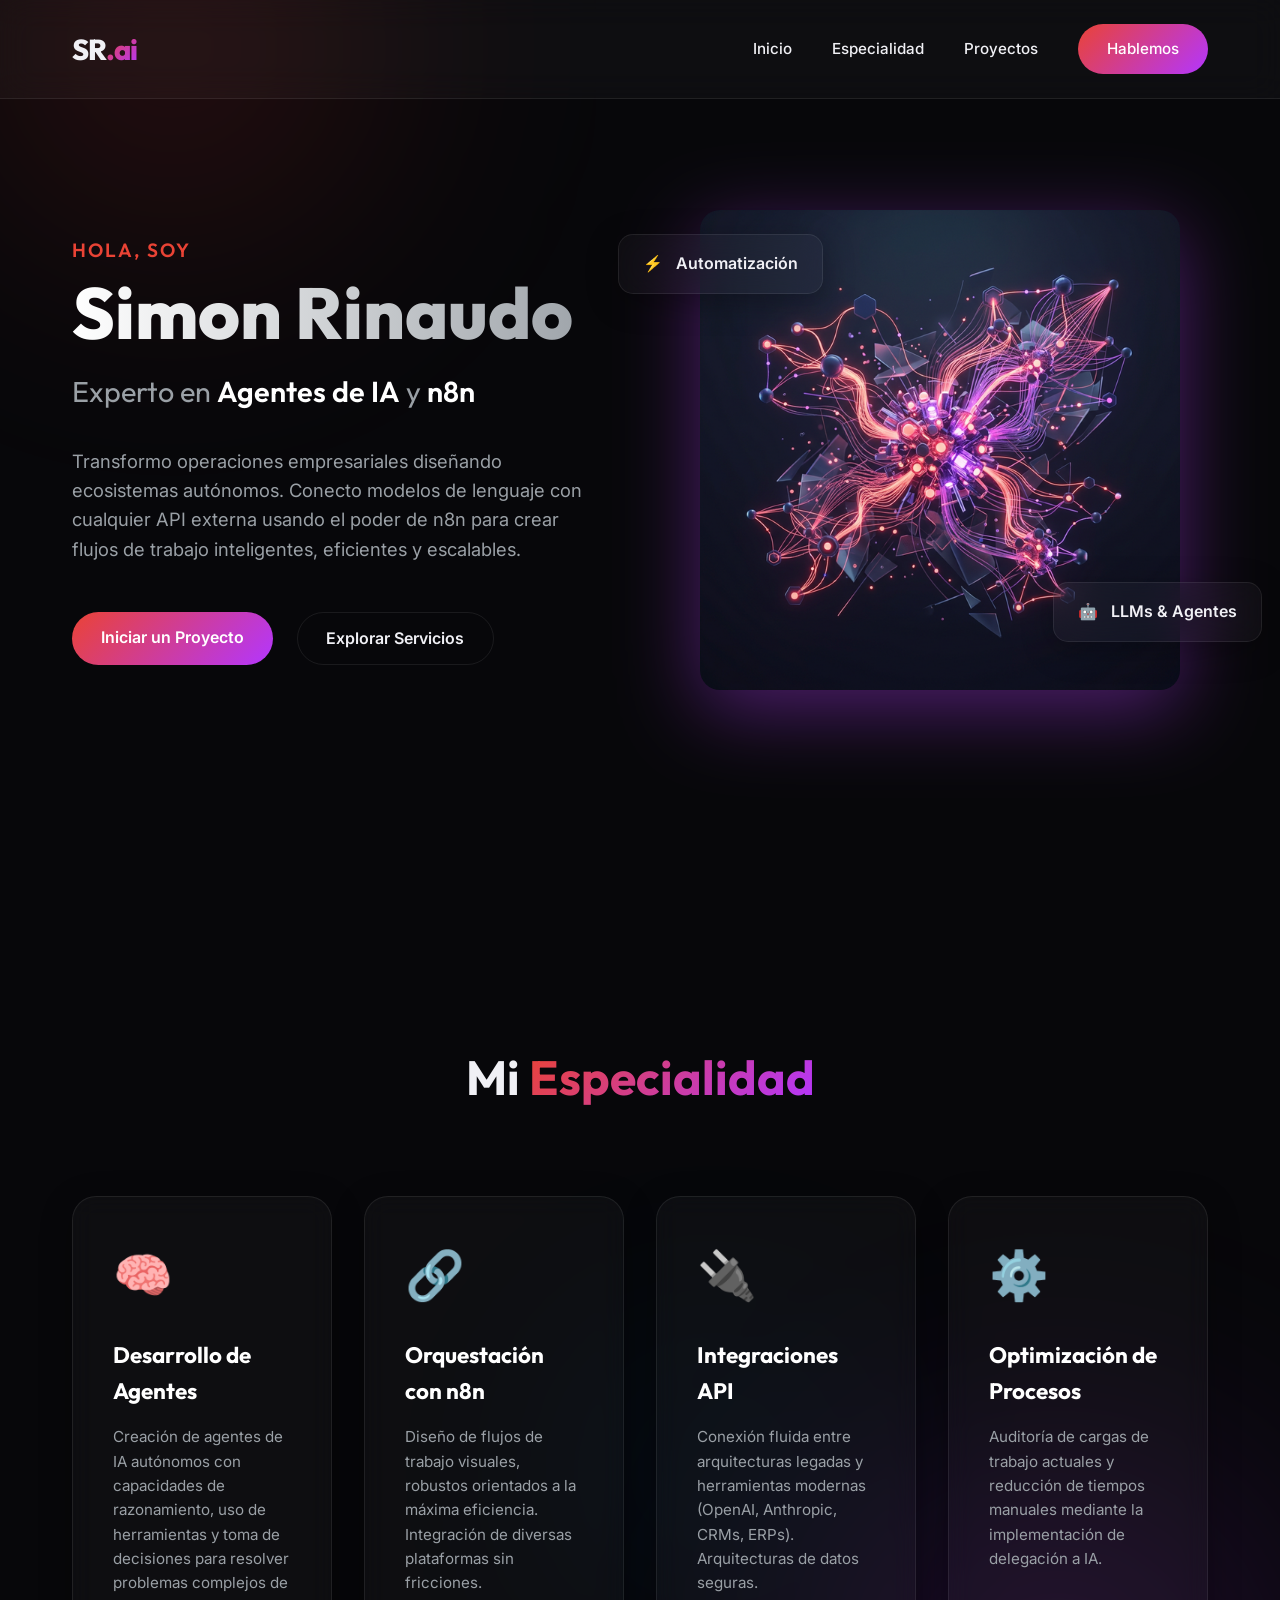
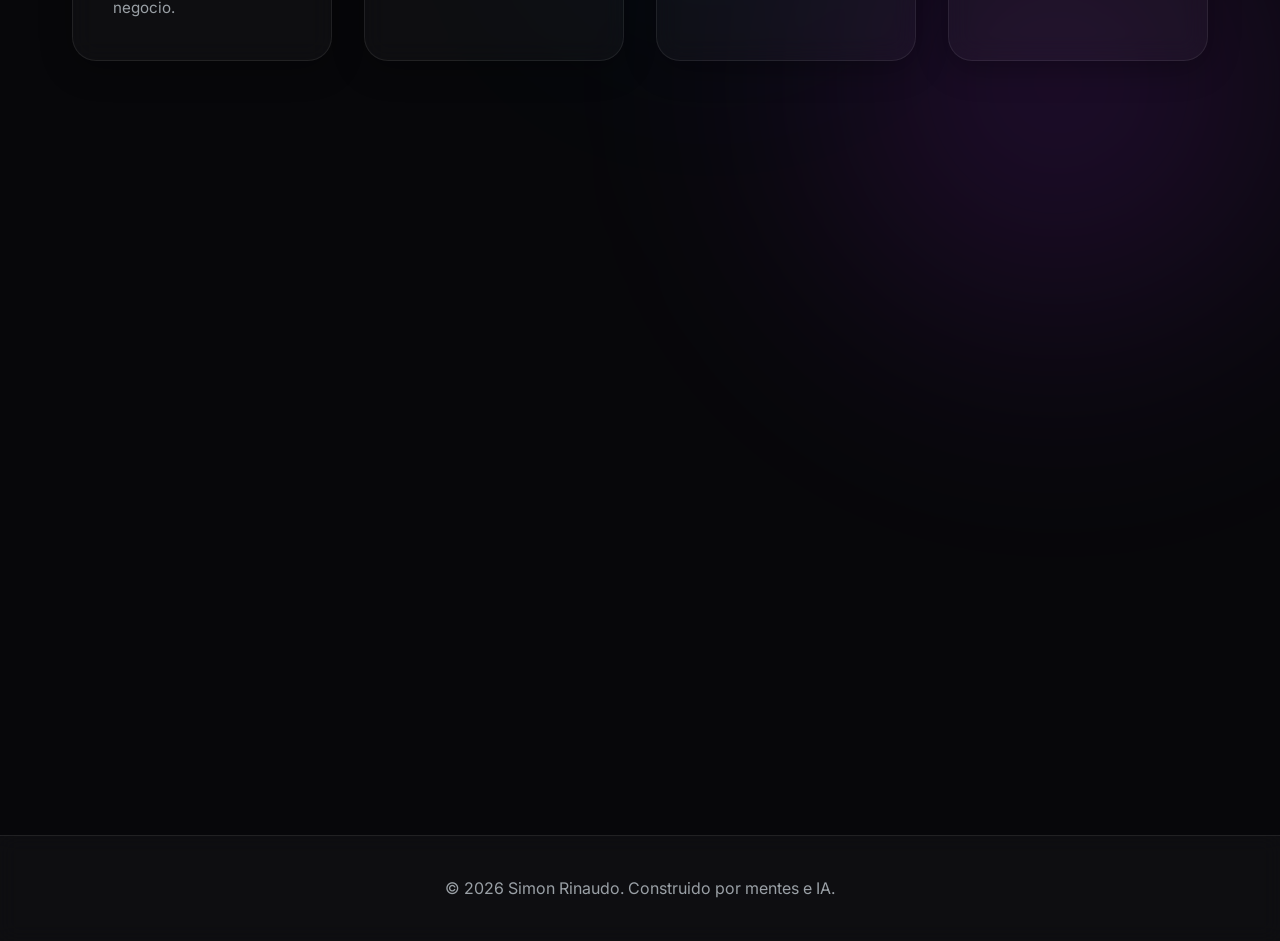
<file: simon-portfolio/index.html>
<!DOCTYPE html>
<html lang="es">

<head>
    <meta charset="UTF-8">
    <meta name="viewport" content="width=device-width, initial-scale=1.0">
    <title>Simon Rinaudo | Experto en IA y n8n</title>
    <meta name="description"
        content="Portfolio de Simon Rinaudo, experto en la creación de agentes de IA y flujos de automatización avanzada con n8n.">
    <link rel="preconnect" href="https://fonts.googleapis.com">
    <link rel="preconnect" href="https://fonts.gstatic.com" crossorigin>
    <link
        href="https://fonts.googleapis.com/css2?family=Outfit:wght@300;400;600;800&family=Inter:wght@400;500;600&display=swap"
        rel="stylesheet">
    <link rel="stylesheet" href="styles.css">
</head>

<body>
    <!-- Fondos dinámicos / Glassmorphism Orbs -->
    <div class="blob blob-1"></div>
    <div class="blob blob-2"></div>
    <div class="blob blob-3"></div>

    <!-- Navegación -->
    <nav class="navbar glass">
        <div class="nav-content">
            <div class="logo">SR<span>.ai</span></div>
            <ul class="nav-links">
                <li><a href="#home">Inicio</a></li>
                <li><a href="#expertise">Especialidad</a></li>
                <li><a href="#projects">Proyectos</a></li>
                <li><a href="#contact" class="btn-primary">Hablemos</a></li>
            </ul>
        </div>
    </nav>

    <!-- Contenido Principal -->
    <main>
        <!-- Sección Hero -->
        <section id="home" class="hero">
            <div class="hero-content">
                <h2 class="greeting">Hola, soy</h2>
                <h1 class="name">Simon Rinaudo</h1>
                <h3 class="title">Experto en <span>Agentes de IA</span> y <span>n8n</span></h3>
                <p class="description">
                    Transformo operaciones empresariales diseñando ecosistemas autónomos.
                    Conecto modelos de lenguaje con cualquier API externa usando el poder de n8n para crear flujos de
                    trabajo inteligentes, eficientes y escalables.
                </p>
                <div class="hero-actions">
                    <a href="#contact" class="btn-primary glow-effect">Iniciar un Proyecto</a>
                    <a href="#expertise" class="btn-secondary">Explorar Servicios</a>
                </div>
            </div>
            <div class="hero-image-wrapper">
                <img id="hero-img" src="./assets/ai_nodes.png" alt="Visualización de Nodos y Agentes AI"
                    class="floating">
                <div class="glass-badge badge-1">
                    <span class="icon">⚡</span> Automatización
                </div>
                <div class="glass-badge badge-2">
                    <span class="icon">🤖</span> LLMs & Agentes
                </div>
            </div>
        </section>

        <!-- Sección de Especialidad -->
        <section id="expertise" class="expertise">
            <h2 class="section-title">Mi <span>Especialidad</span></h2>
            <div class="cards-grid">
                <div class="glass-card reveal">
                    <div class="card-icon">🧠</div>
                    <h3>Desarrollo de Agentes</h3>
                    <p>Creación de agentes de IA autónomos con capacidades de razonamiento, uso de herramientas y toma
                        de decisiones para resolver problemas complejos de negocio.</p>
                </div>
                <div class="glass-card reveal">
                    <div class="card-icon">🔗</div>
                    <h3>Orquestación con n8n</h3>
                    <p>Diseño de flujos de trabajo visuales, robustos orientados a la máxima eficiencia. Integración de
                        diversas plataformas sin fricciones.</p>
                </div>
                <div class="glass-card reveal">
                    <div class="card-icon">🔌</div>
                    <h3>Integraciones API</h3>
                    <p>Conexión fluida entre arquitecturas legadas y herramientas modernas (OpenAI, Anthropic, CRMs,
                        ERPs). Arquitecturas de datos seguras.</p>
                </div>
                <div class="glass-card reveal">
                    <div class="card-icon">⚙️</div>
                    <h3>Optimización de Procesos</h3>
                    <p>Auditoría de cargas de trabajo actuales y reducción de tiempos manuales mediante la
                        implementación de delegación a IA.</p>
                </div>
            </div>
        </section>

        <!-- Call to Action Banner -->
        <section id="contact" class="cta-section reveal">
            <div class="glass-promo">
                <h2>¿Listo para integrar <span>Inteligencia Artificial</span> en tu empresa?</h2>
                <p>Agenda una consulta gratuita de 30 minutos para descubrir cómo los Agentes IA pueden optimizar tus
                    operaciones diarias.</p>
                <a href="#" class="btn-primary glow-effect pulse">Agendar Llamada</a>
            </div>
        </section>
    </main>

    <!-- Footer -->
    <footer class="glass-footer">
        <p>&copy; 2026 Simon Rinaudo. Construido por mentes e IA.</p>
    </footer>

    <script src="script.js"></script>
</body>

</html>
</file>
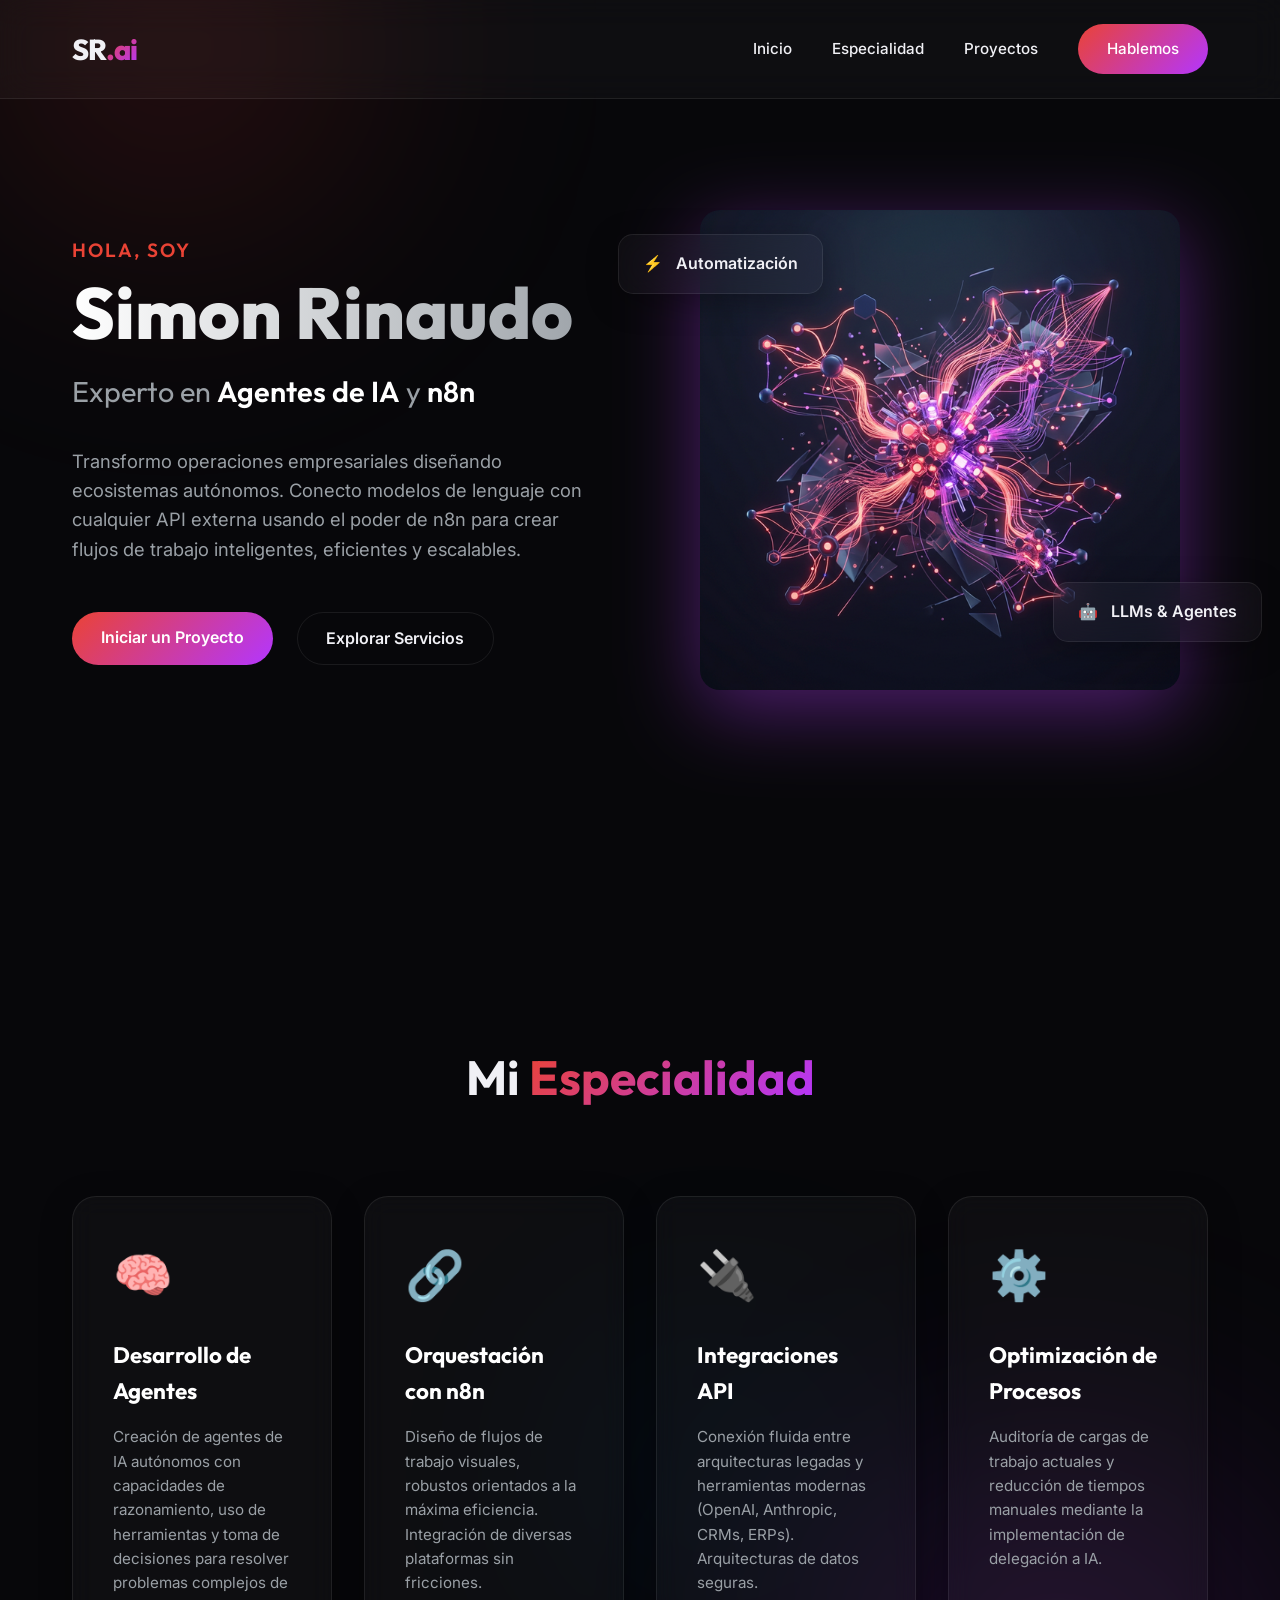
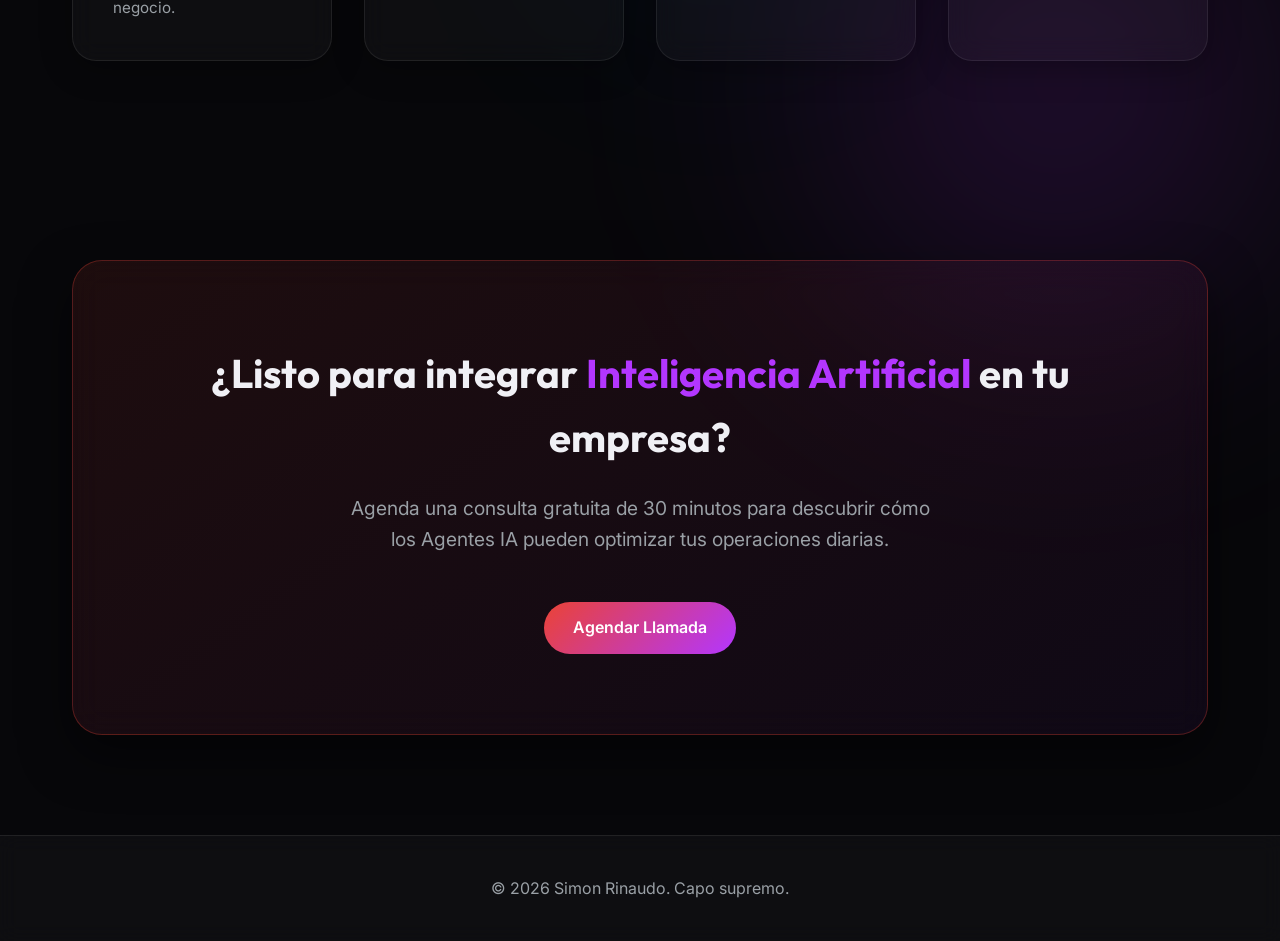
<file: src/index.html>
<!DOCTYPE html>
<html lang="es">

<head>
    <meta charset="UTF-8">
    <meta name="viewport" content="width=device-width, initial-scale=1.0">
    <title>Simon Rinaudo | Experto en IA y n8n</title>
    <meta name="description"
        content="Portfolio de Simon Rinaudo, experto en la creación de agentes de IA y flujos de automatización avanzada con n8n.">
    <link rel="preconnect" href="https://fonts.googleapis.com">
    <link rel="preconnect" href="https://fonts.gstatic.com" crossorigin>
    <link
        href="https://fonts.googleapis.com/css2?family=Outfit:wght@300;400;600;800&family=Inter:wght@400;500;600&display=swap"
        rel="stylesheet">
    <link rel="stylesheet" href="styles.css">
</head>

<body>
    <!-- Fondos dinámicos / Glassmorphism Orbs -->
    <div class="blob blob-1"></div>
    <div class="blob blob-2"></div>
    <div class="blob blob-3"></div>

    <!-- Navegación -->
    <nav class="navbar glass">
        <div class="nav-content">
            <div class="logo">SR<span>.ai</span></div>
            <ul class="nav-links">
                <li><a href="#home">Inicio</a></li>
                <li><a href="#expertise">Especialidad</a></li>
                <li><a href="#projects">Proyectos</a></li>
                <li><a href="#contact" class="btn-primary">Hablemos</a></li>
            </ul>
        </div>
    </nav>

    <!-- Contenido Principal -->
    <main>
        <!-- Sección Hero -->
        <section id="home" class="hero">
            <div class="hero-content">
                <h2 class="greeting">Hola, soy</h2>
                <h1 class="name">Simon Rinaudo</h1>
                <h3 class="title">Experto en <span>Agentes de IA</span> y <span>n8n</span></h3>
                <p class="description">
                    Transformo operaciones empresariales diseñando ecosistemas autónomos.
                    Conecto modelos de lenguaje con cualquier API externa usando el poder de n8n para crear flujos de
                    trabajo inteligentes, eficientes y escalables.
                </p>
                <div class="hero-actions">
                    <a href="#contact" class="btn-primary glow-effect">Iniciar un Proyecto</a>
                    <a href="#expertise" class="btn-secondary">Explorar Servicios</a>
                </div>
            </div>
            <div class="hero-image-wrapper">
                <img id="hero-img" src="./assets/ai_nodes.png" alt="Visualización de Nodos y Agentes AI"
                    class="floating">
                <div class="glass-badge badge-1">
                    <span class="icon">⚡</span> Automatización
                </div>
                <div class="glass-badge badge-2">
                    <span class="icon">🤖</span> LLMs & Agentes
                </div>
            </div>
        </section>

        <!-- Sección de Especialidad -->
        <section id="expertise" class="expertise">
            <h2 class="section-title">Mi <span>Especialidad</span></h2>
            <div class="cards-grid">
                <div class="glass-card reveal">
                    <div class="card-icon">🧠</div>
                    <h3>Desarrollo de Agentes</h3>
                    <p>Creación de agentes de IA autónomos con capacidades de razonamiento, uso de herramientas y toma
                        de decisiones para resolver problemas complejos de negocio.</p>
                </div>
                <div class="glass-card reveal">
                    <div class="card-icon">🔗</div>
                    <h3>Orquestación con n8n</h3>
                    <p>Diseño de flujos de trabajo visuales, robustos orientados a la máxima eficiencia. Integración de
                        diversas plataformas sin fricciones.</p>
                </div>
                <div class="glass-card reveal">
                    <div class="card-icon">🔌</div>
                    <h3>Integraciones API</h3>
                    <p>Conexión fluida entre arquitecturas legadas y herramientas modernas (OpenAI, Anthropic, CRMs,
                        ERPs). Arquitecturas de datos seguras.</p>
                </div>
                <div class="glass-card reveal">
                    <div class="card-icon">⚙️</div>
                    <h3>Optimización de Procesos</h3>
                    <p>Auditoría de cargas de trabajo actuales y reducción de tiempos manuales mediante la
                        implementación de delegación a IA.</p>
                </div>
            </div>
        </section>

        <!-- Call to Action Banner -->
        <section id="contact" class="cta-section reveal">
            <div class="glass-promo">
                <h2>¿Listo para integrar <span>Inteligencia Artificial</span> en tu empresa?</h2>
                <p>Agenda una consulta gratuita de 30 minutos para descubrir cómo los Agentes IA pueden optimizar tus
                    operaciones diarias.</p>
                <a href="#" class="btn-primary glow-effect pulse">Agendar Llamada</a>
            </div>
        </section>
    </main>

    <!-- Footer -->
    <footer class="glass-footer">
        <p>&copy; 2026 Simon Rinaudo. Capo supremo.</p>
    </footer>

    <script src="script.js"></script>
</body>

</html>
</file>
<file: simon-portfolio/styles.css>
:root {
    /* Paleta de colores Dark Theme + Neon Coral/Purple */
    --bg-dark: #07070a;
    --text-main: #f0f0f5;
    --text-muted: #9aa0a6;
    --primary: #ea4335;
    /* Coral característico de n8n */
    --primary-glow: rgba(234, 67, 53, 0.4);
    --accent: #b336ff;
    /* Violeta tech/IA */
    --accent-glow: rgba(179, 54, 255, 0.4);

    /* Variables de Glassmorphism */
    --glass-bg: rgba(255, 255, 255, 0.03);
    --glass-border: rgba(255, 255, 255, 0.08);
    --glass-shadow: 0 8px 32px 0 rgba(0, 0, 0, 0.3);
}

/* Reset y Base */
* {
    margin: 0;
    padding: 0;
    box-sizing: border-box;
}

body {
    font-family: 'Inter', sans-serif;
    background-color: var(--bg-dark);
    color: var(--text-main);
    line-height: 1.6;
    overflow-x: hidden;
    position: relative;
    scroll-behavior: smooth;
}

h1,
h2,
h3,
.logo {
    font-family: 'Outfit', sans-serif;
}

/* Background animated blobs para estética premium */
.blob {
    position: absolute;
    border-radius: 50%;
    filter: blur(120px);
    z-index: -1;
    opacity: 0.5;
    animation: drift 20s infinite ease-in-out alternate;
}

.blob-1 {
    top: -10%;
    left: -10%;
    width: 600px;
    height: 600px;
    background: radial-gradient(circle, var(--primary-glow), transparent 70%);
}

.blob-2 {
    bottom: 20%;
    right: -10%;
    width: 700px;
    height: 700px;
    background: radial-gradient(circle, var(--accent-glow), transparent 70%);
    animation-delay: -5s;
}

.blob-3 {
    top: 50%;
    left: 40%;
    width: 400px;
    height: 400px;
    background: radial-gradient(circle, rgba(0, 153, 255, 0.2), transparent 70%);
    animation-duration: 25s;
}

/* Navegación Glassmorphism */
.navbar {
    position: fixed;
    top: 0;
    width: 100%;
    padding: 1.5rem 0;
    z-index: 1000;
    transition: all 0.3s ease;
}

.glass {
    background: var(--glass-bg);
    backdrop-filter: blur(16px);
    -webkit-backdrop-filter: blur(16px);
    border-bottom: 1px solid var(--glass-border);
}

.nav-content {
    max-width: 1200px;
    margin: 0 auto;
    display: flex;
    justify-content: space-between;
    align-items: center;
    padding: 0 2rem;
}

.logo {
    font-size: 1.8rem;
    font-weight: 800;
    letter-spacing: -1px;
}

.logo span {
    background: linear-gradient(135deg, var(--primary), var(--accent));
    -webkit-background-clip: text;
    background-clip: text;
    -webkit-text-fill-color: transparent;
}

.nav-links {
    display: flex;
    list-style: none;
    gap: 2.5rem;
    align-items: center;
}

.nav-links a {
    color: var(--text-main);
    text-decoration: none;
    font-weight: 500;
    font-size: 0.95rem;
    transition: color 0.3s ease;
}

.nav-links a:hover {
    color: var(--primary);
}

/* Botones con Micro-Interacciones */
.btn-primary {
    background: linear-gradient(135deg, var(--primary), var(--accent));
    padding: 0.8rem 1.8rem;
    border-radius: 50px;
    color: white !important;
    font-weight: 600;
    transition: transform 0.3s ease, box-shadow 0.3s ease;
    border: none;
    cursor: pointer;
    display: inline-block;
    text-decoration: none;
}

.glow-effect:hover {
    transform: translateY(-3px);
    box-shadow: 0 10px 25px var(--accent-glow);
}

.btn-secondary {
    background: transparent;
    padding: 0.8rem 1.8rem;
    border-radius: 50px;
    color: var(--text-main);
    font-weight: 600;
    border: 1px solid var(--glass-border);
    transition: all 0.3s ease;
    text-decoration: none;
    display: inline-block;
}

.btn-secondary:hover {
    background: var(--glass-bg);
    border-color: var(--text-main);
}

/* Layout Core */
main {
    max-width: 1200px;
    margin: 0 auto;
    padding: 0 2rem;
}

section {
    min-height: 100vh;
    display: flex;
    flex-direction: column;
    justify-content: center;
    padding: 120px 0;
}

/* Sección Hero */
.hero {
    flex-direction: row;
    align-items: center;
    gap: 4rem;
}

.hero-content {
    flex: 1;
}

.greeting {
    font-size: 1.2rem;
    color: var(--primary);
    font-weight: 600;
    margin-bottom: 0.5rem;
    text-transform: uppercase;
    letter-spacing: 2px;
}

.name {
    font-size: 4.5rem;
    font-weight: 800;
    line-height: 1.1;
    margin-bottom: 1rem;
    background: linear-gradient(to right, #fff, #9aa0a6);
    -webkit-background-clip: text;
    -webkit-text-fill-color: transparent;
}

.title {
    font-size: 1.8rem;
    font-weight: 400;
    color: var(--text-muted);
    margin-bottom: 2rem;
}

.title span {
    color: #fff;
    font-weight: 600;
}

.description {
    font-size: 1.15rem;
    color: var(--text-muted);
    margin-bottom: 3rem;
    max-width: 540px;
}

.hero-actions {
    display: flex;
    gap: 1.5rem;
}

/* Imagen Hero y Badges Flotantes */
.hero-image-wrapper {
    flex: 1;
    position: relative;
    display: flex;
    justify-content: center;
    align-items: center;
}

.hero-image-wrapper img {
    width: 100%;
    max-width: 480px;
    border-radius: 20px;
    filter: drop-shadow(0 20px 40px var(--accent-glow));
    object-fit: cover;
    mix-blend-mode: screen;
    /* Efecto cool si la foto es oscura */
}

.floating {
    animation: floating 6s ease-in-out infinite;
}

.glass-badge {
    position: absolute;
    background: var(--glass-bg);
    backdrop-filter: blur(20px);
    -webkit-backdrop-filter: blur(20px);
    border: 1px solid var(--glass-border);
    padding: 1rem 1.5rem;
    border-radius: 15px;
    font-weight: 600;
    display: flex;
    align-items: center;
    gap: 0.8rem;
    box-shadow: var(--glass-shadow);
}

.badge-1 {
    top: 5%;
    left: -10%;
    animation: floating 5s ease-in-out infinite alternate;
}

.badge-2 {
    bottom: 10%;
    right: -10%;
    animation: floating 7s ease-in-out infinite alternate-reverse;
}

/* Sección: Especialidad */
.section-title {
    font-size: 3rem;
    text-align: center;
    margin-bottom: 5rem;
}

.section-title span {
    background: linear-gradient(135deg, var(--primary), var(--accent));
    -webkit-background-clip: text;
    -webkit-text-fill-color: transparent;
}

.cards-grid {
    display: grid;
    grid-template-columns: repeat(auto-fit, minmax(250px, 1fr));
    gap: 2rem;
}

.glass-card {
    background: var(--glass-bg);
    backdrop-filter: blur(12px);
    -webkit-backdrop-filter: blur(12px);
    border: 1px solid var(--glass-border);
    border-radius: 24px;
    padding: 2.5rem;
    transition: transform 0.4s cubic-bezier(0.175, 0.885, 0.32, 1.275), background 0.4s ease;
    box-shadow: var(--glass-shadow);
    transform-style: preserve-3d;
}

.glass-card:hover {
    background: rgba(255, 255, 255, 0.05);
    border-color: var(--primary-glow);
}

.card-icon {
    font-size: 3rem;
    margin-bottom: 1.5rem;
}

.glass-card h3 {
    font-size: 1.4rem;
    margin-bottom: 1rem;
    color: #fff;
}

.glass-card p {
    color: var(--text-muted);
    font-size: 0.95rem;
}

/* CTA Section */
.cta-section {
    min-height: auto;
    padding: 60px 0 100px 0;
}

.glass-promo {
    background: linear-gradient(145deg, rgba(234, 67, 53, 0.1), rgba(179, 54, 255, 0.05));
    backdrop-filter: blur(16px);
    border: 1px solid rgba(234, 67, 53, 0.3);
    border-radius: 30px;
    padding: 5rem 3rem;
    text-align: center;
    box-shadow: 0 20px 50px rgba(0, 0, 0, 0.5);
}

.glass-promo h2 {
    font-size: 2.5rem;
    margin-bottom: 1.5rem;
}

.glass-promo h2 span {
    color: var(--accent);
}

.glass-promo p {
    font-size: 1.2rem;
    color: var(--text-muted);
    max-width: 600px;
    margin: 0 auto 3rem auto;
}

/* Animaciones Clave (Scroll Reveal y Float) */
@keyframes drift {
    0% {
        transform: translate(0, 0) scale(1);
    }

    100% {
        transform: translate(80px, 80px) scale(1.1);
    }
}

@keyframes floating {
    0% {
        transform: translateY(0px);
    }

    50% {
        transform: translateY(-20px);
    }

    100% {
        transform: translateY(0px);
    }
}

@keyframes pulse {
    0% {
        box-shadow: 0 0 0 0 var(--primary-glow);
    }

    70% {
        box-shadow: 0 0 0 20px transparent;
    }

    100% {
        box-shadow: 0 0 0 0 transparent;
    }
}

.pulse {
    animation: pulse 2s infinite;
}

.reveal {
    opacity: 0;
    transform: translateY(60px);
    transition: all 0.8s cubic-bezier(0.5, 0, 0, 1);
}

.reveal.active {
    opacity: 1;
    transform: translateY(0);
}

/* Footer */
.glass-footer {
    text-align: center;
    padding: 2.5rem;
    color: var(--text-muted);
    border-top: 1px solid var(--glass-border);
    backdrop-filter: blur(10px);
    background: var(--glass-bg);
}

/* Responsividad General */
@media (max-width: 968px) {
    .hero {
        flex-direction: column;
        text-align: center;
        padding-top: 150px;
        gap: 3rem;
    }

    .hero-actions {
        justify-content: center;
    }

    .description {
        margin: 0 auto 3rem auto;
    }

    .nav-links {
        display: none;
        /* Implementación simple responsiva */
    }

    .badge-1,
    .badge-2 {
        transform: scale(0.8);
    }
}
</file>
<file: src/styles.css>
:root {
    /* Paleta de colores Dark Theme + Neon Coral/Purple */
    --bg-dark: #07070a;
    --text-main: #f0f0f5;
    --text-muted: #9aa0a6;
    --primary: #ea4335;
    /* Coral característico de n8n */
    --primary-glow: rgba(234, 67, 53, 0.4);
    --accent: #b336ff;
    /* Violeta tech/IA */
    --accent-glow: rgba(179, 54, 255, 0.4);

    /* Variables de Glassmorphism */
    --glass-bg: rgba(255, 255, 255, 0.03);
    --glass-border: rgba(255, 255, 255, 0.08);
    --glass-shadow: 0 8px 32px 0 rgba(0, 0, 0, 0.3);
}

/* Reset y Base */
* {
    margin: 0;
    padding: 0;
    box-sizing: border-box;
}

body {
    font-family: 'Inter', sans-serif;
    background-color: var(--bg-dark);
    color: var(--text-main);
    line-height: 1.6;
    overflow-x: hidden;
    position: relative;
    scroll-behavior: smooth;
}

h1,
h2,
h3,
.logo {
    font-family: 'Outfit', sans-serif;
}

/* Background animated blobs para estética premium */
.blob {
    position: absolute;
    border-radius: 50%;
    filter: blur(120px);
    z-index: -1;
    opacity: 0.5;
    animation: drift 20s infinite ease-in-out alternate;
}

.blob-1 {
    top: -10%;
    left: -10%;
    width: 600px;
    height: 600px;
    background: radial-gradient(circle, var(--primary-glow), transparent 70%);
}

.blob-2 {
    bottom: 20%;
    right: -10%;
    width: 700px;
    height: 700px;
    background: radial-gradient(circle, var(--accent-glow), transparent 70%);
    animation-delay: -5s;
}

.blob-3 {
    top: 50%;
    left: 40%;
    width: 400px;
    height: 400px;
    background: radial-gradient(circle, rgba(0, 153, 255, 0.2), transparent 70%);
    animation-duration: 25s;
}

/* Navegación Glassmorphism */
.navbar {
    position: fixed;
    top: 0;
    width: 100%;
    padding: 1.5rem 0;
    z-index: 1000;
    transition: all 0.3s ease;
}

.glass {
    background: var(--glass-bg);
    backdrop-filter: blur(16px);
    -webkit-backdrop-filter: blur(16px);
    border-bottom: 1px solid var(--glass-border);
}

.nav-content {
    max-width: 1200px;
    margin: 0 auto;
    display: flex;
    justify-content: space-between;
    align-items: center;
    padding: 0 2rem;
}

.logo {
    font-size: 1.8rem;
    font-weight: 800;
    letter-spacing: -1px;
}

.logo span {
    background: linear-gradient(135deg, var(--primary), var(--accent));
    -webkit-background-clip: text;
    background-clip: text;
    -webkit-text-fill-color: transparent;
}

.nav-links {
    display: flex;
    list-style: none;
    gap: 2.5rem;
    align-items: center;
}

.nav-links a {
    color: var(--text-main);
    text-decoration: none;
    font-weight: 500;
    font-size: 0.95rem;
    transition: color 0.3s ease;
}

.nav-links a:hover {
    color: var(--primary);
}

/* Botones con Micro-Interacciones */
.btn-primary {
    background: linear-gradient(135deg, var(--primary), var(--accent));
    padding: 0.8rem 1.8rem;
    border-radius: 50px;
    color: white !important;
    font-weight: 600;
    transition: transform 0.3s ease, box-shadow 0.3s ease;
    border: none;
    cursor: pointer;
    display: inline-block;
    text-decoration: none;
}

.glow-effect:hover {
    transform: translateY(-3px);
    box-shadow: 0 10px 25px var(--accent-glow);
}

.btn-secondary {
    background: transparent;
    padding: 0.8rem 1.8rem;
    border-radius: 50px;
    color: var(--text-main);
    font-weight: 600;
    border: 1px solid var(--glass-border);
    transition: all 0.3s ease;
    text-decoration: none;
    display: inline-block;
}

.btn-secondary:hover {
    background: var(--glass-bg);
    border-color: var(--text-main);
}

/* Layout Core */
main {
    max-width: 1200px;
    margin: 0 auto;
    padding: 0 2rem;
}

section {
    min-height: 100vh;
    display: flex;
    flex-direction: column;
    justify-content: center;
    padding: 120px 0;
}

/* Sección Hero */
.hero {
    flex-direction: row;
    align-items: center;
    gap: 4rem;
}

.hero-content {
    flex: 1;
}

.greeting {
    font-size: 1.2rem;
    color: var(--primary);
    font-weight: 600;
    margin-bottom: 0.5rem;
    text-transform: uppercase;
    letter-spacing: 2px;
}

.name {
    font-size: 4.5rem;
    font-weight: 800;
    line-height: 1.1;
    margin-bottom: 1rem;
    background: linear-gradient(to right, #fff, #9aa0a6);
    -webkit-background-clip: text;
    -webkit-text-fill-color: transparent;
}

.title {
    font-size: 1.8rem;
    font-weight: 400;
    color: var(--text-muted);
    margin-bottom: 2rem;
}

.title span {
    color: #fff;
    font-weight: 600;
}

.description {
    font-size: 1.15rem;
    color: var(--text-muted);
    margin-bottom: 3rem;
    max-width: 540px;
}

.hero-actions {
    display: flex;
    gap: 1.5rem;
}

/* Imagen Hero y Badges Flotantes */
.hero-image-wrapper {
    flex: 1;
    position: relative;
    display: flex;
    justify-content: center;
    align-items: center;
}

.hero-image-wrapper img {
    width: 100%;
    max-width: 480px;
    border-radius: 20px;
    filter: drop-shadow(0 20px 40px var(--accent-glow));
    object-fit: cover;
    mix-blend-mode: screen;
    /* Efecto cool si la foto es oscura */
}

.floating {
    animation: floating 6s ease-in-out infinite;
}

.glass-badge {
    position: absolute;
    background: var(--glass-bg);
    backdrop-filter: blur(20px);
    -webkit-backdrop-filter: blur(20px);
    border: 1px solid var(--glass-border);
    padding: 1rem 1.5rem;
    border-radius: 15px;
    font-weight: 600;
    display: flex;
    align-items: center;
    gap: 0.8rem;
    box-shadow: var(--glass-shadow);
}

.badge-1 {
    top: 5%;
    left: -10%;
    animation: floating 5s ease-in-out infinite alternate;
}

.badge-2 {
    bottom: 10%;
    right: -10%;
    animation: floating 7s ease-in-out infinite alternate-reverse;
}

/* Sección: Especialidad */
.section-title {
    font-size: 3rem;
    text-align: center;
    margin-bottom: 5rem;
}

.section-title span {
    background: linear-gradient(135deg, var(--primary), var(--accent));
    -webkit-background-clip: text;
    -webkit-text-fill-color: transparent;
}

.cards-grid {
    display: grid;
    grid-template-columns: repeat(auto-fit, minmax(250px, 1fr));
    gap: 2rem;
}

.glass-card {
    background: var(--glass-bg);
    backdrop-filter: blur(12px);
    -webkit-backdrop-filter: blur(12px);
    border: 1px solid var(--glass-border);
    border-radius: 24px;
    padding: 2.5rem;
    transition: transform 0.4s cubic-bezier(0.175, 0.885, 0.32, 1.275), background 0.4s ease;
    box-shadow: var(--glass-shadow);
    transform-style: preserve-3d;
}

.glass-card:hover {
    background: rgba(255, 255, 255, 0.05);
    border-color: var(--primary-glow);
}

.card-icon {
    font-size: 3rem;
    margin-bottom: 1.5rem;
}

.glass-card h3 {
    font-size: 1.4rem;
    margin-bottom: 1rem;
    color: #fff;
}

.glass-card p {
    color: var(--text-muted);
    font-size: 0.95rem;
}

/* CTA Section */
.cta-section {
    min-height: auto;
    padding: 60px 0 100px 0;
}

.glass-promo {
    background: linear-gradient(145deg, rgba(234, 67, 53, 0.1), rgba(179, 54, 255, 0.05));
    backdrop-filter: blur(16px);
    border: 1px solid rgba(234, 67, 53, 0.3);
    border-radius: 30px;
    padding: 5rem 3rem;
    text-align: center;
    box-shadow: 0 20px 50px rgba(0, 0, 0, 0.5);
}

.glass-promo h2 {
    font-size: 2.5rem;
    margin-bottom: 1.5rem;
}

.glass-promo h2 span {
    color: var(--accent);
}

.glass-promo p {
    font-size: 1.2rem;
    color: var(--text-muted);
    max-width: 600px;
    margin: 0 auto 3rem auto;
}

/* Animaciones Clave (Scroll Reveal y Float) */
@keyframes drift {
    0% {
        transform: translate(0, 0) scale(1);
    }

    100% {
        transform: translate(80px, 80px) scale(1.1);
    }
}

@keyframes floating {
    0% {
        transform: translateY(0px);
    }

    50% {
        transform: translateY(-20px);
    }

    100% {
        transform: translateY(0px);
    }
}

@keyframes pulse {
    0% {
        box-shadow: 0 0 0 0 var(--primary-glow);
    }

    70% {
        box-shadow: 0 0 0 20px transparent;
    }

    100% {
        box-shadow: 0 0 0 0 transparent;
    }
}

.pulse {
    animation: pulse 2s infinite;
}

.reveal {
    opacity: 0;
    transform: translateY(60px);
    transition: all 0.8s cubic-bezier(0.5, 0, 0, 1);
}

.reveal.active {
    opacity: 1;
    transform: translateY(0);
}

/* Footer */
.glass-footer {
    text-align: center;
    padding: 2.5rem;
    color: var(--text-muted);
    border-top: 1px solid var(--glass-border);
    backdrop-filter: blur(10px);
    background: var(--glass-bg);
}

/* Responsividad General */
@media (max-width: 968px) {
    .hero {
        flex-direction: column;
        text-align: center;
        padding-top: 150px;
        gap: 3rem;
    }

    .hero-actions {
        justify-content: center;
    }

    .description {
        margin: 0 auto 3rem auto;
    }

    .nav-links {
        display: none;
        /* Implementación simple responsiva */
    }

    .badge-1,
    .badge-2 {
        transform: scale(0.8);
    }
}
</file>
